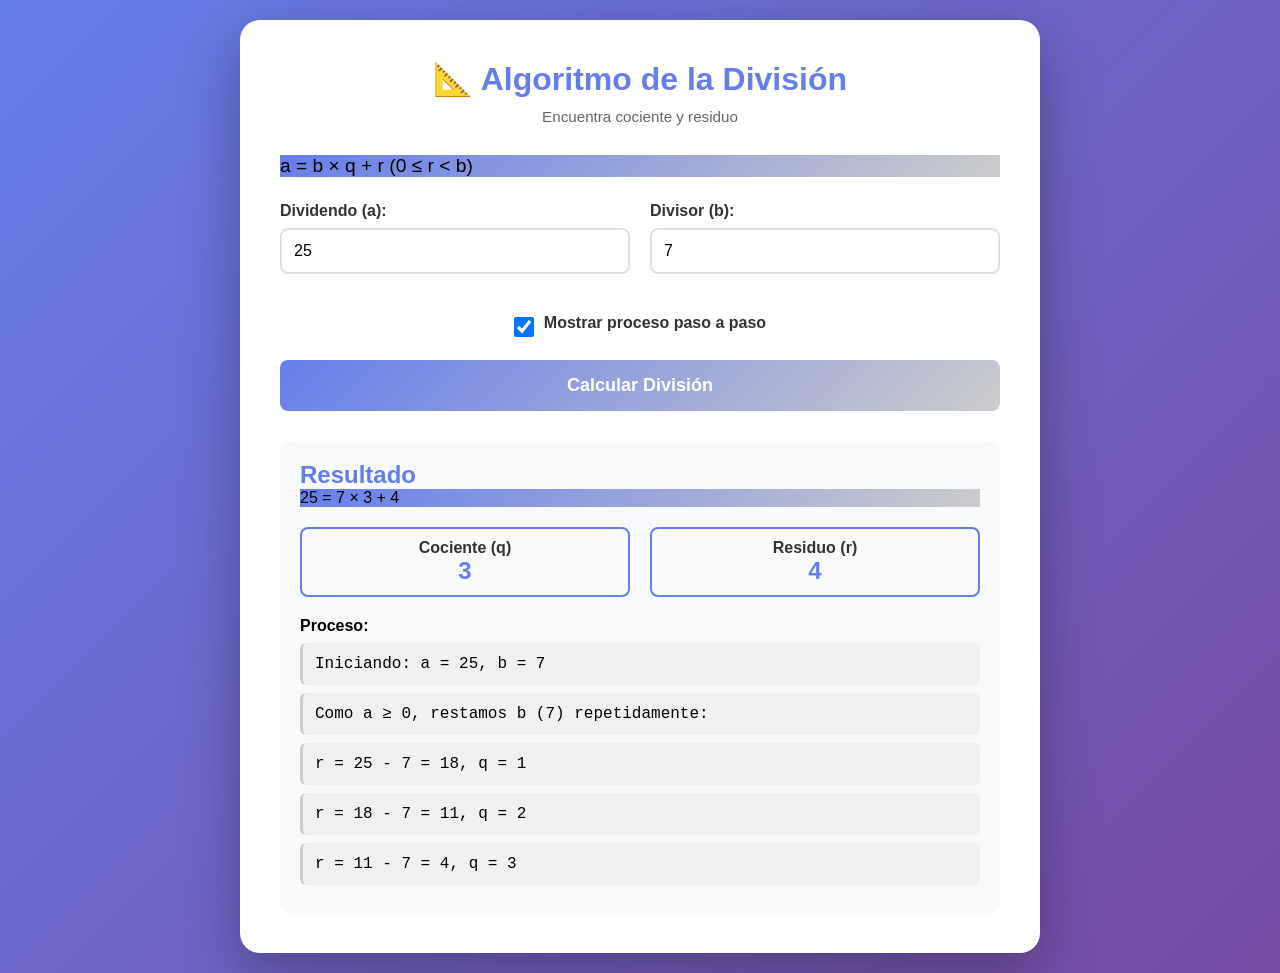
<file: Algoritmo_Division.html>
<!DOCTYPE html>
<html lang="es">
<head>
    <meta charset="UTF-8">
    <meta name="viewport" content="width=device-width, initial-scale=1.0">
    <title>Algoritmo de la División</title>
    <link rel="stylesheet" href="css/estilos.css">
</head>
<body class="tema-azul">
    <div class="container">
        <h1>📐 Algoritmo de la División</h1>
        <p class="subtitle">Encuentra cociente y residuo</p>

        <div class="resultado-principal" style="margin-bottom:25px; font-size:1.2em;">
            a = b × q + r  (0 ≤ r < b)
        </div>

        <div class="inputs-grid">
            <div class="input-group">
                <label for="dividendo">Dividendo (a):</label>
                <input type="number" id="dividendo" placeholder="Ej: 25" value="25">
            </div>
            <div class="input-group">
                <label for="divisor">Divisor (b):</label>
                <input type="number" id="divisor" placeholder="Ej: 7" value="7" min="1">
            </div>
        </div>

        <div class="checkbox-group">
            <input type="checkbox" id="mostrarProceso" checked>
            <label for="mostrarProceso">Mostrar proceso paso a paso</label>
        </div>

        <button onclick="calcularDivision()">Calcular División</button>
        <div id="resultado"></div>
    </div>

    <script src="js/core.js"></script>
    <script src="js/algoritmo_division.js"></script>
</body>
</html>
</file>
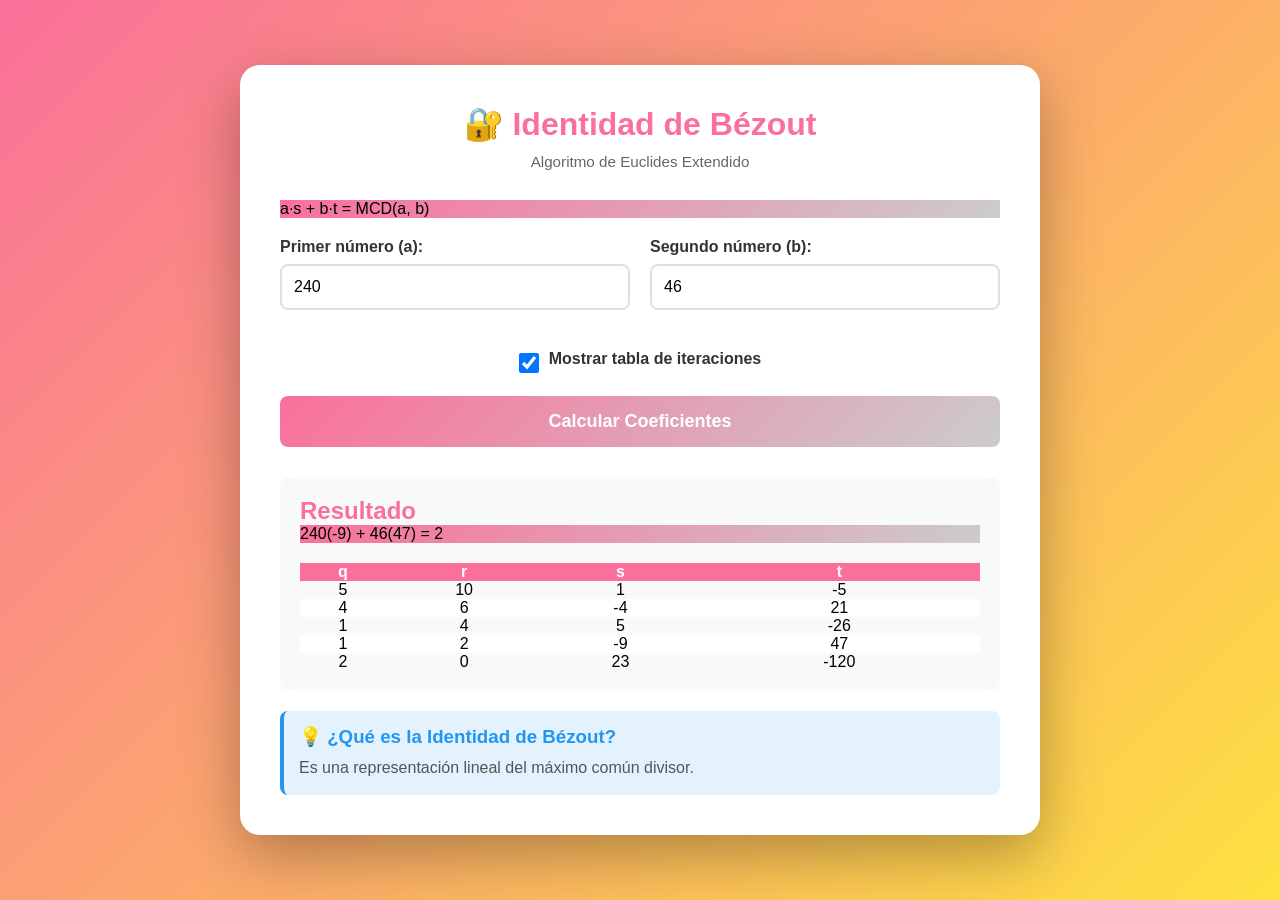
<file: Bezout.html>
<!DOCTYPE html>
<html lang="es">
<head>
    <meta charset="UTF-8">
    <meta name="viewport" content="width=device-width, initial-scale=1.0">
    <title>Identidad de Bézout</title>
    <!-- 1. Enlazamos el CSS unificado -->
    <link rel="stylesheet" href="css/estilos.css">
</head>
<!-- 2. Asignamos la clase del tema correspondiente -->
<body class="tema-bezout">
    <div class="container">
        <h1>🔐 Identidad de Bézout</h1>
        <p class="subtitle">Algoritmo de Euclides Extendido</p>

        <div class="resultado-principal" style="margin-bottom: 20px;">
            a·s + b·t = MCD(a, b)
        </div>

        <div class="inputs-grid">
            <div class="input-group">
                <label for="num1">Primer número (a):</label>
                <input type="number" id="num1" placeholder="Ej: 240" value="240">
            </div>
            <div class="input-group">
                <label for="num2">Segundo número (b):</label>
                <input type="number" id="num2" placeholder="Ej: 46" value="46">
            </div>
        </div>

        <div class="checkbox-group">
            <input type="checkbox" id="mostrarTabla" checked>
            <label for="mostrarTabla">Mostrar tabla de iteraciones</label>
        </div>

        <button onclick="calcularBezout()">Calcular Coeficientes</button>

        <div id="resultado"></div>

        <div class="info-box">
            <h3>💡 ¿Qué es la Identidad de Bézout?</h3>
            <p>Es una representación lineal del máximo común divisor.</p>
        </div>
    </div>

    <!-- 3. Enlazamos primero las utilidades (core) y luego la lógica específica -->
    <script src="js/core.js"></script>
    <script src="js/bezout.js"></script>
</body>
</html>
</file>
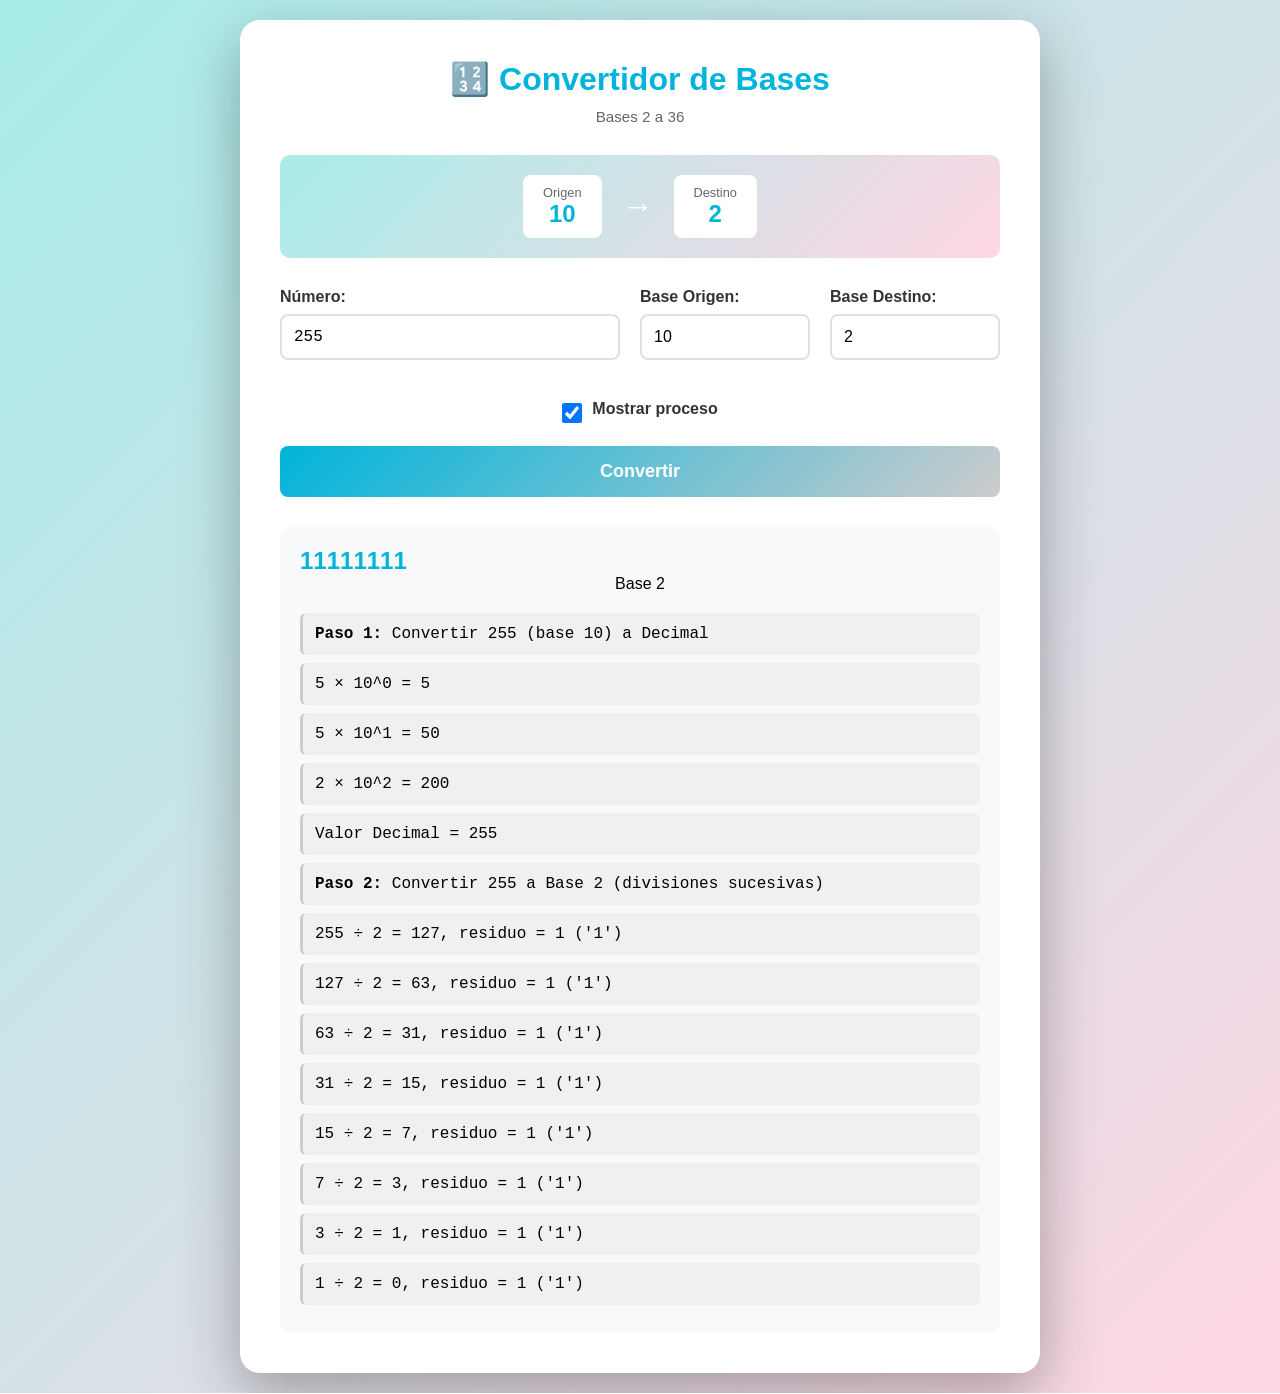
<file: Cambio_base.html>
<!DOCTYPE html>
<html lang="es">
<head>
    <meta charset="UTF-8">
    <title>Convertidor de Bases</title>
    <link rel="stylesheet" href="css/estilos.css">
</head>
<body class="tema-base">
    <div class="container">
        <h1>🔢 Convertidor de Bases</h1>
        <p class="subtitle">Bases 2 a 36</p>

        <div style="display:flex; justify-content:center; align-items:center; gap:20px; margin-bottom:30px; background:linear-gradient(135deg, #a8edea 0%, #fed6e3 100%); padding:20px; border-radius:10px;">
            <div style="background:white; padding:10px 20px; border-radius:8px; text-align:center;">
                <div style="font-size:0.8em; color:#666;">Origen</div>
                <div id="displayOrigen" style="font-size:1.5em; font-weight:bold; color:#00b4db;">10</div>
            </div>
            <div style="font-size:2em; color:white;">→</div>
            <div style="background:white; padding:10px 20px; border-radius:8px; text-align:center;">
                <div style="font-size:0.8em; color:#666;">Destino</div>
                <div id="displayDestino" style="font-size:1.5em; font-weight:bold; color:#00b4db;">2</div>
            </div>
        </div>

        <div class="inputs-grid" style="grid-template-columns: 2fr 1fr 1fr;">
            <div class="input-group">
                <label>Número:</label>
                <input type="text" id="numero" placeholder="Ej: 255" value="255" style="font-family:monospace;">
            </div>
            <div class="input-group">
                <label>Base Origen:</label>
                <input type="number" id="baseOrigen" min="2" max="36" value="10">
            </div>
            <div class="input-group">
                <label>Base Destino:</label>
                <input type="number" id="baseDestino" min="2" max="36" value="2">
            </div>
        </div>

        <div class="checkbox-group">
            <input type="checkbox" id="mostrarProceso" checked>
            <label for="mostrarProceso">Mostrar proceso</label>
        </div>

        <button onclick="convertirBase()">Convertir</button>
        <div id="resultado"></div>
    </div>

    <script src="js/core.js"></script>
    <script src="js/cambio_base.js"></script>
</body>
</html>
</file>
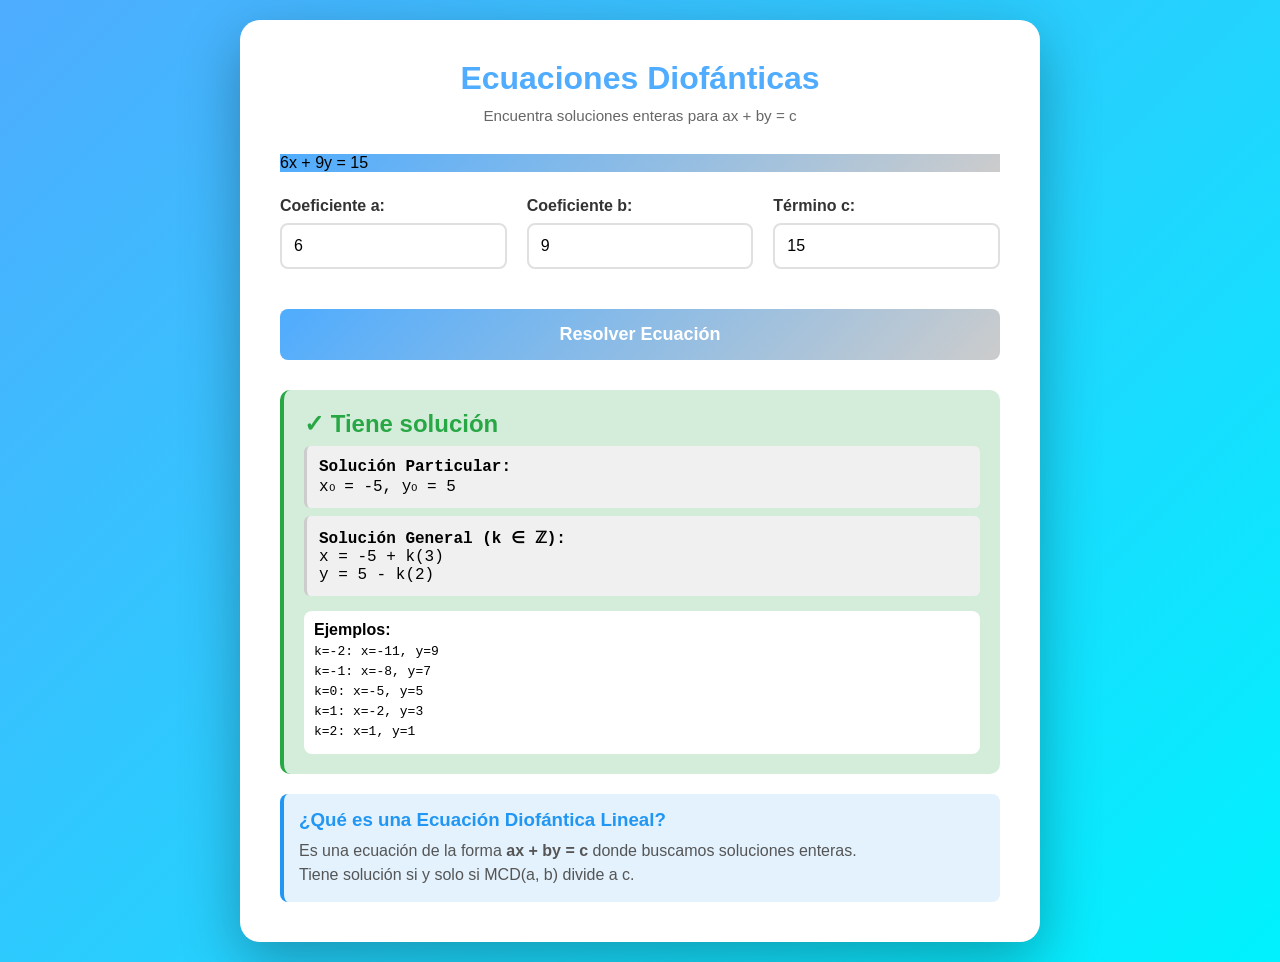
<file: Dio.html>
<!DOCTYPE html>
<html lang="es">
<head>
    <meta charset="UTF-8">
    <meta name="viewport" content="width=device-width, initial-scale=1.0">
    <title>Ecuaciones Diofánticas Lineales</title>
    <link rel="stylesheet" href="css/estilos.css">
</head>
<body class="tema-dio">
    <div class="container">
        <h1>Ecuaciones Diofánticas</h1>
        <p class="subtitle">Encuentra soluciones enteras para ax + by = c</p>

        <div class="resultado-principal" id="ecuacionDisplay" style="margin-bottom: 25px;">
            ax + by = c
        </div>

        <div class="inputs-grid" style="grid-template-columns: repeat(3, 1fr);">
            <div class="input-group">
                <label for="coefA">Coeficiente a:</label>
                <input type="number" id="coefA" placeholder="Ej: 6" value="6">
            </div>
            <div class="input-group">
                <label for="coefB">Coeficiente b:</label>
                <input type="number" id="coefB" placeholder="Ej: 9" value="9">
            </div>
            <div class="input-group">
                <label for="coefC">Término c:</label>
                <input type="number" id="coefC" placeholder="Ej: 15" value="15">
            </div>
        </div>

        <button onclick="resolverDiofantica()">Resolver Ecuación</button>

        <div id="resultado"></div>

        <div class="info-box">
            <h3>¿Qué es una Ecuación Diofántica Lineal?</h3>
            <p>Es una ecuación de la forma <strong>ax + by = c</strong> donde buscamos soluciones enteras.</p>
            <p>Tiene solución si y solo si MCD(a, b) divide a c.</p>
        </div>
    </div>

    <script src="js/core.js"></script>
    <script src="js/dio.js"></script>
</body>
</html>
</file>
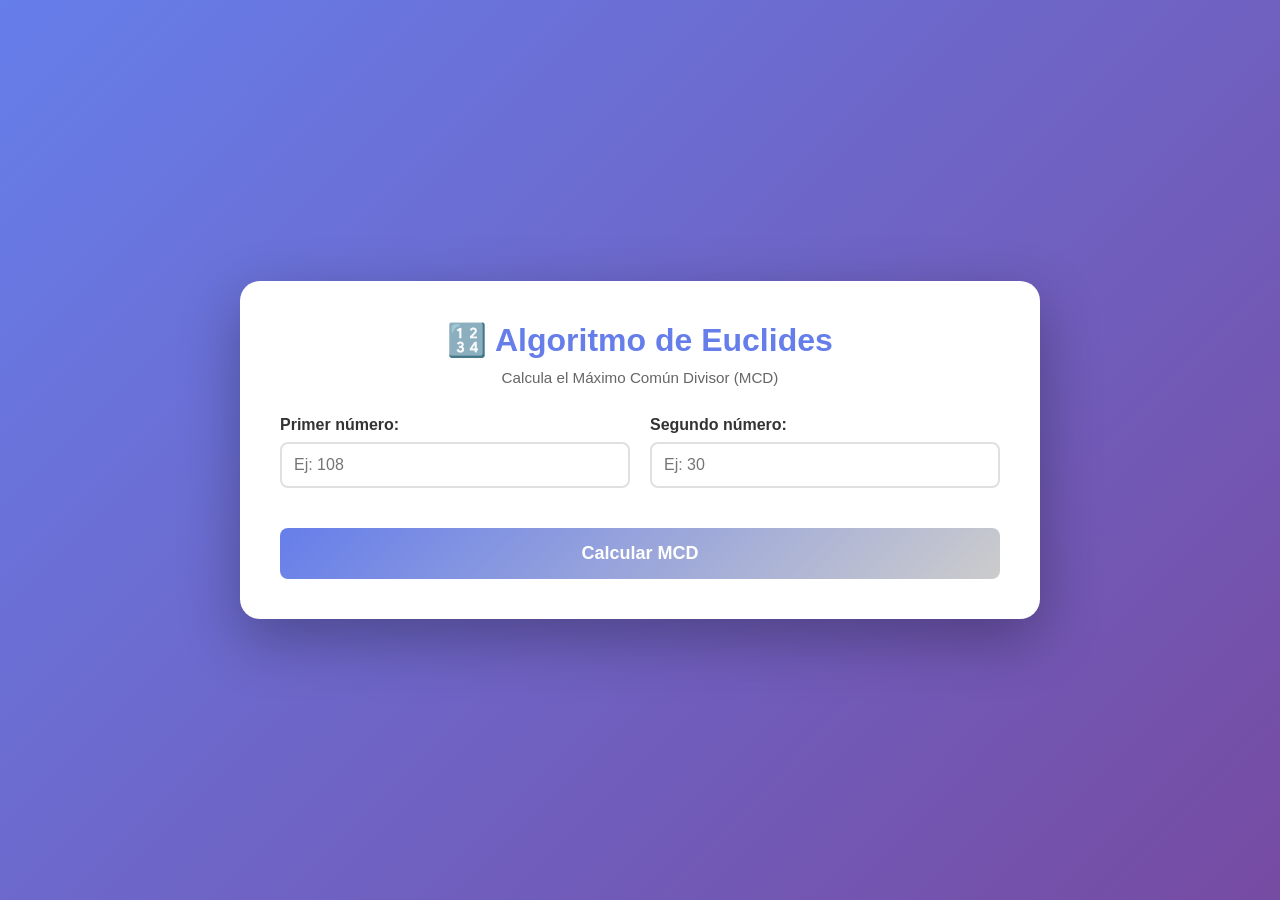
<file: Euclides.html>
<!DOCTYPE html>
<html lang="es">
<head>
    <meta charset="UTF-8">
    <title>Algoritmo de Euclides</title>
    <link rel="stylesheet" href="css/estilos.css">
</head>
<body class="tema-azul">
    <div class="container">
        <h1>🔢 Algoritmo de Euclides</h1>
        <p class="subtitle">Calcula el Máximo Común Divisor (MCD)</p>

        <div class="inputs-grid">
            <div class="input-group">
                <label>Primer número:</label>
                <input type="number" id="num1" placeholder="Ej: 108" min="1">
            </div>
            <div class="input-group">
                <label>Segundo número:</label>
                <input type="number" id="num2" placeholder="Ej: 30" min="1">
            </div>
        </div>

        <button onclick="calcular()">Calcular MCD</button>
        <div id="resultado"></div>
    </div>

    <script src="js/core.js"></script>
    <script src="js/euclides.js"></script>
</body>
</html>
</file>
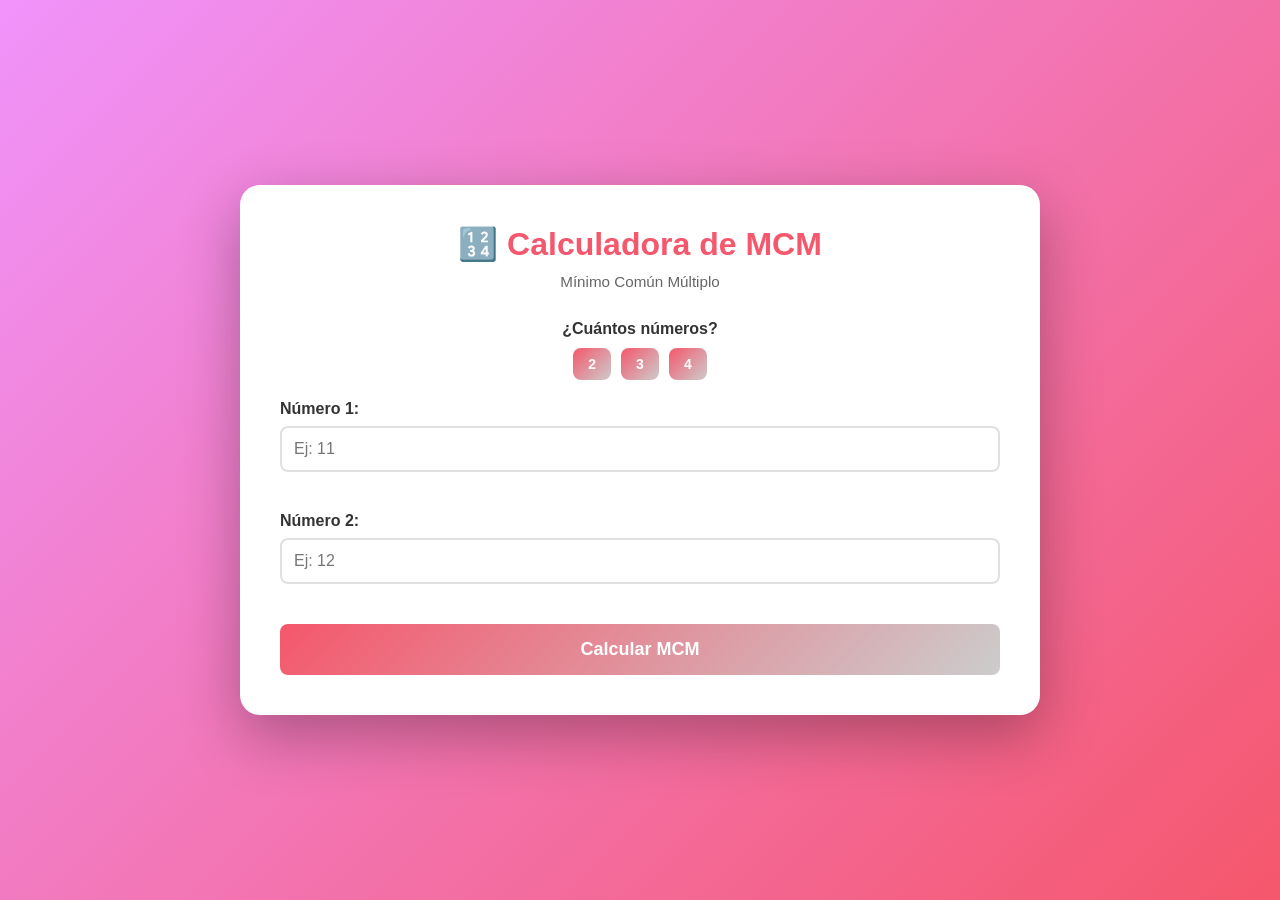
<file: Mcm.html>
<!DOCTYPE html>
<html lang="es">
<head>
    <meta charset="UTF-8">
    <title>Calculadora MCM</title>
    <link rel="stylesheet" href="css/estilos.css">
</head>
<body class="tema-rosa">
    <div class="container">
        <h1>🔢 Calculadora de MCM</h1>
        <p class="subtitle">Mínimo Común Múltiplo</p>

        <div style="text-align:center; margin-bottom:20px;">
            <label>¿Cuántos números?</label>
            <div style="display:flex; justify-content:center; gap:10px; margin-top:10px;">
                <button onclick="cambiarCantidad(2)" style="width:auto; padding:8px 15px; font-size:14px;">2</button>
                <button onclick="cambiarCantidad(3)" style="width:auto; padding:8px 15px; font-size:14px;">3</button>
                <button onclick="cambiarCantidad(4)" style="width:auto; padding:8px 15px; font-size:14px;">4</button>
            </div>
        </div>

        <div id="inputsContainer" class="inputs-grid" style="grid-template-columns: 1fr;">
        </div>

        <button onclick="calcularMCM()">Calcular MCM</button>
        <div id="resultado"></div>
    </div>

    <script src="js/core.js"></script>
    <script src="js/mcm.js"></script>
</body>
</html>
</file>
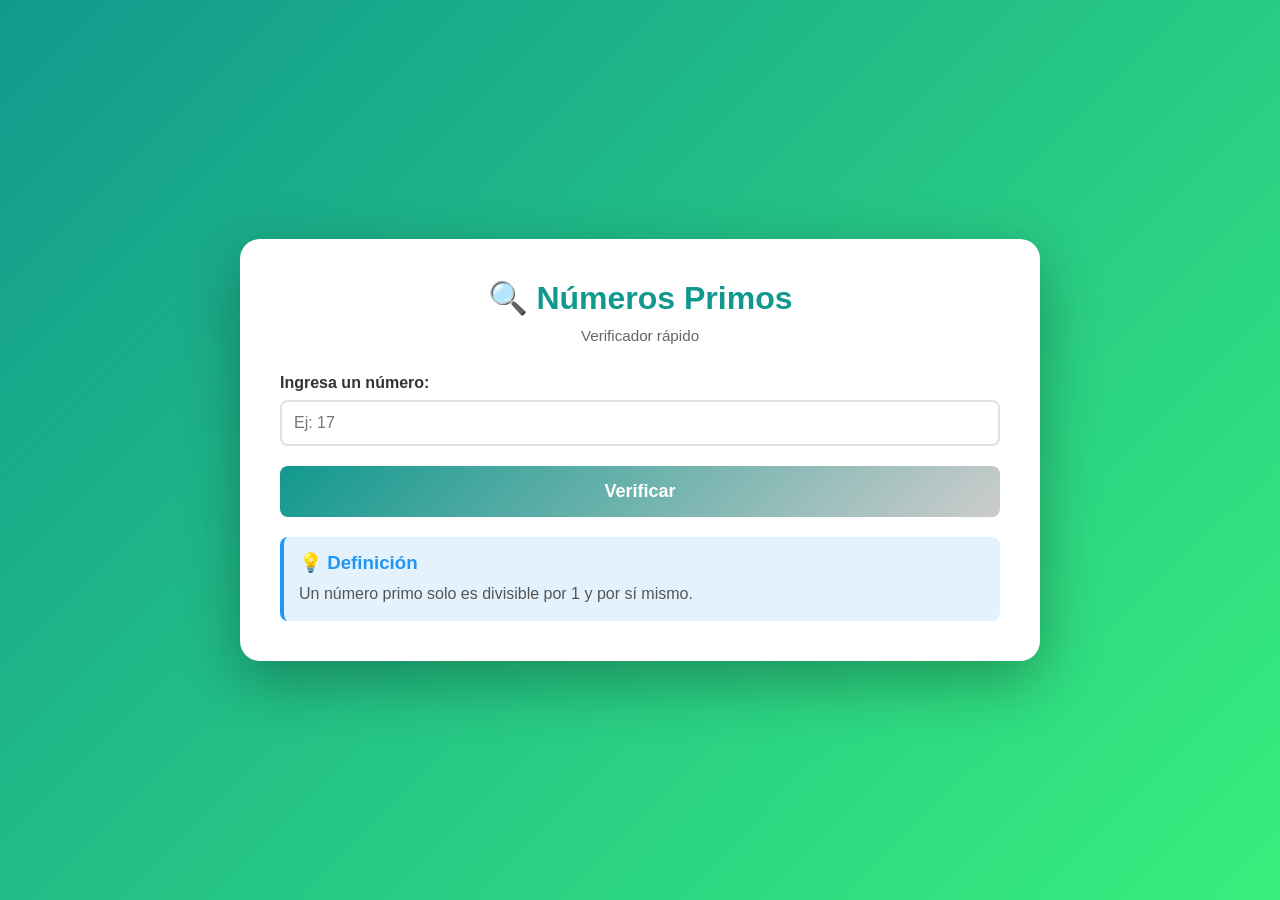
<file: Primos.html>
<!DOCTYPE html>
<html lang="es">
<head>
    <meta charset="UTF-8">
    <meta name="viewport" content="width=device-width, initial-scale=1.0">
    <title>Verificador de Primos</title>
    <link rel="stylesheet" href="css/estilos.css">
</head>
<body class="tema-primos">
    <div class="container">
        <h1>🔍 Números Primos</h1>
        <p class="subtitle">Verificador rápido</p>

        <div class="input-group">
            <label for="numero">Ingresa un número:</label>
            <input type="number" id="numero" placeholder="Ej: 17" min="1">
        </div>

        <button onclick="verificarPrimo()">Verificar</button>
        <div id="resultado"></div>
        <div class="info-box">
            <h3>💡 Definición</h3>
            <p>Un número primo solo es divisible por 1 y por sí mismo.</p>
        </div>
    </div>

    <script src="js/core.js"></script>
    <script src="js/primos.js"></script>
</body>
</html>
</file>
<file: css/estilos.css>
/* =========================================
   ESTILOS GENERALES (Reset y Layout)
   ========================================= */
* {
    margin: 0;
    padding: 0;
    box-sizing: border-box;
}

body {
    font-family: 'Segoe UI', Tahoma, Geneva, Verdana, sans-serif;
    min-height: 100vh;
    padding: 20px;
    display: flex;
    justify-content: center;
    align-items: center;
    /* El fondo se define por las clases de tema más abajo */
}

.container {
    background: white;
    border-radius: 20px;
    box-shadow: 0 20px 60px rgba(0,0,0,0.3);
    padding: 40px;
    max-width: 800px; /* Ancho estándar cómodo */
    width: 100%;
}

/* =========================================
   TIPOGRAFÍA
   ========================================= */
h1 {
    text-align: center;
    margin-bottom: 10px;
    font-size: 2em;
    /* El color se define en el tema */
}

.subtitle {
    text-align: center;
    color: #666;
    margin-bottom: 30px;
    font-size: 0.95em;
}

/* =========================================
   FORMULARIOS E INPUTS
   ========================================= */
.input-group {
    margin-bottom: 20px;
    display: flex;
    flex-direction: column;
}

.inputs-grid {
    display: grid;
    grid-template-columns: repeat(auto-fit, minmax(200px, 1fr));
    gap: 20px;
    margin-bottom: 20px;
}

label {
    margin-bottom: 8px;
    color: #333;
    font-weight: 600;
}

input[type="number"], 
input[type="text"] {
    width: 100%;
    padding: 12px;
    border: 2px solid #e0e0e0;
    border-radius: 8px;
    font-size: 16px;
    transition: border-color 0.3s;
}

input:focus {
    outline: none;
    /* El color del borde se define en el tema */
}

/* Checkboxes */
.checkbox-group {
    margin: 20px 0;
    display: flex;
    align-items: center;
    justify-content: center;
}

.checkbox-group input {
    width: 20px;
    height: 20px;
    margin-right: 10px;
    cursor: pointer;
}

/* =========================================
   BOTONES
   ========================================= */
button {
    width: 100%;
    padding: 15px;
    color: white;
    border: none;
    border-radius: 8px;
    font-size: 18px;
    font-weight: 600;
    cursor: pointer;
    transition: transform 0.2s, box-shadow 0.2s;
    /* El fondo se define en el tema */
}

button:hover {
    transform: translateY(-2px);
    opacity: 0.9;
}

button:active {
    transform: translateY(0);
}

/* =========================================
   CAJAS DE RESULTADO E INFORMACIÓN
   ========================================= */
.resultado {
    margin-top: 30px;
    padding: 20px;
    border-radius: 10px;
    animation: fadeIn 0.5s;
    background: #f8f9fa; /* Fondo default */
}

@keyframes fadeIn {
    from { opacity: 0; transform: translateY(10px); }
    to { opacity: 1; transform: translateY(0); }
}

.info-box {
    background: #e3f2fd;
    border-left: 4px solid #2196F3;
    padding: 15px;
    border-radius: 8px;
    margin-top: 20px;
}

.info-box h3 { color: #2196F3; margin-bottom: 8px; }
.info-box p { color: #555; line-height: 1.5; }

.error {
    color: #e74c3c;
    background: #fee;
    padding: 15px;
    border-radius: 8px;
    margin-top: 20px;
    text-align: center;
}

/* Estilos para pasos de algoritmos */
.paso {
    padding: 12px;
    margin: 8px 0;
    background: #f0f0f0;
    border-radius: 6px;
    font-family: 'Courier New', monospace;
    border-left: 3px solid #ccc;
}

/* =========================================
   ESTILOS ESPECÍFICOS (Primos, Detalles)
   ========================================= */

.explicacion {
    padding: 15px;
    background: white;
    border-radius: 8px;
    margin-top: 15px;
    line-height: 1.6;
    color: #555;
    border-left: 4px solid #ccc;
}

.divisores {
    margin-top: 15px;
    padding: 15px;
    background: rgba(255, 255, 255, 0.8);
    border-radius: 8px;
}

.divisores-lista {
    display: flex;
    flex-wrap: wrap;
    gap: 8px;
    margin-top: 10px;
}

.divisor {
    background: var(--primary-color); /* Usa el color del tema (verde en Primos) */
    color: white;
    padding: 5px 12px;
    border-radius: 15px;
    font-size: 0.9em;
    font-weight: 600;
    box-shadow: 0 2px 5px rgba(0,0,0,0.1);
}

.total-divisores {
    margin-top: 10px;
    font-size: 0.9em;
    color: #666;
    font-style: italic;
}

/* =========================================
   TEMAS (COLORES ESPECÍFICOS)
   ========================================= */

/* Tema: Primos (Verde) */
.tema-primos {
    --primary-color: #11998e;
    background: linear-gradient(135deg, #11998e 0%, #38ef7d 100%);
}

/* Tema: MCM / Bezout (Rosa/Naranja) */
.tema-rosa {
    --primary-color: #f5576c;
    background: linear-gradient(135deg, #f093fb 0%, #f5576c 100%);
}
.tema-bezout {
    --primary-color: #fa709a;
    background: linear-gradient(135deg, #fa709a 0%, #fee140 100%);
}

/* Tema: División / Euclides (Azul/Morado) */
.tema-azul {
    --primary-color: #667eea;
    background: linear-gradient(135deg, #667eea 0%, #764ba2 100%);
}

/* Tema: Diofánticas (Cyan/Azul) */
.tema-dio {
    --primary-color: #4facfe;
    background: linear-gradient(135deg, #4facfe 0%, #00f2fe 100%);
}

/* Tema: Cambio Base (Teal/Rosa) */
.tema-base {
    --primary-color: #00b4db;
    background: linear-gradient(135deg, #a8edea 0%, #fed6e3 100%);
}

/* Aplicación de variables CSS a elementos */
body[class*="tema-"] h1,
body[class*="tema-"] .resultado h2,
body[class*="tema-"] .valor-box .numero {
    color: var(--primary-color);
}

body[class*="tema-"] button,
body[class*="tema-"] .mcm-final,
body[class*="tema-"] .resultado-principal {
    background: var(--primary-color); /* Fallback */
    background: linear-gradient(135deg, var(--primary-color), #ccc); /* Se sobreescribe por el bg del body en JS si se quisiera, pero esto basta */
}
/* Re-aplicar gradientes específicos a botones si es necesario */
.tema-primos button { background: linear-gradient(135deg, #11998e 0%, #38ef7d 100%); }
.tema-rosa button { background: linear-gradient(135deg, #f093fb 0%, #f5576c 100%); }
.tema-bezout button { background: linear-gradient(135deg, #fa709a 0%, #fee140 100%); }
.tema-azul button { background: linear-gradient(135deg, #667eea 0%, #764ba2 100%); }
.tema-dio button { background: linear-gradient(135deg, #4facfe 0%, #00f2fe 100%); }
.tema-base button { background: linear-gradient(135deg, #a8edea 0%, #fed6e3 100%); }

.tema-primos input:focus { border-color: #11998e; }
.tema-rosa input:focus { border-color: #f5576c; }
.tema-bezout input:focus { border-color: #fa709a; }
.tema-azul input:focus { border-color: #667eea; }
.tema-dio input:focus { border-color: #4facfe; }
.tema-base input:focus { border-color: #00b4db; }
</file>
